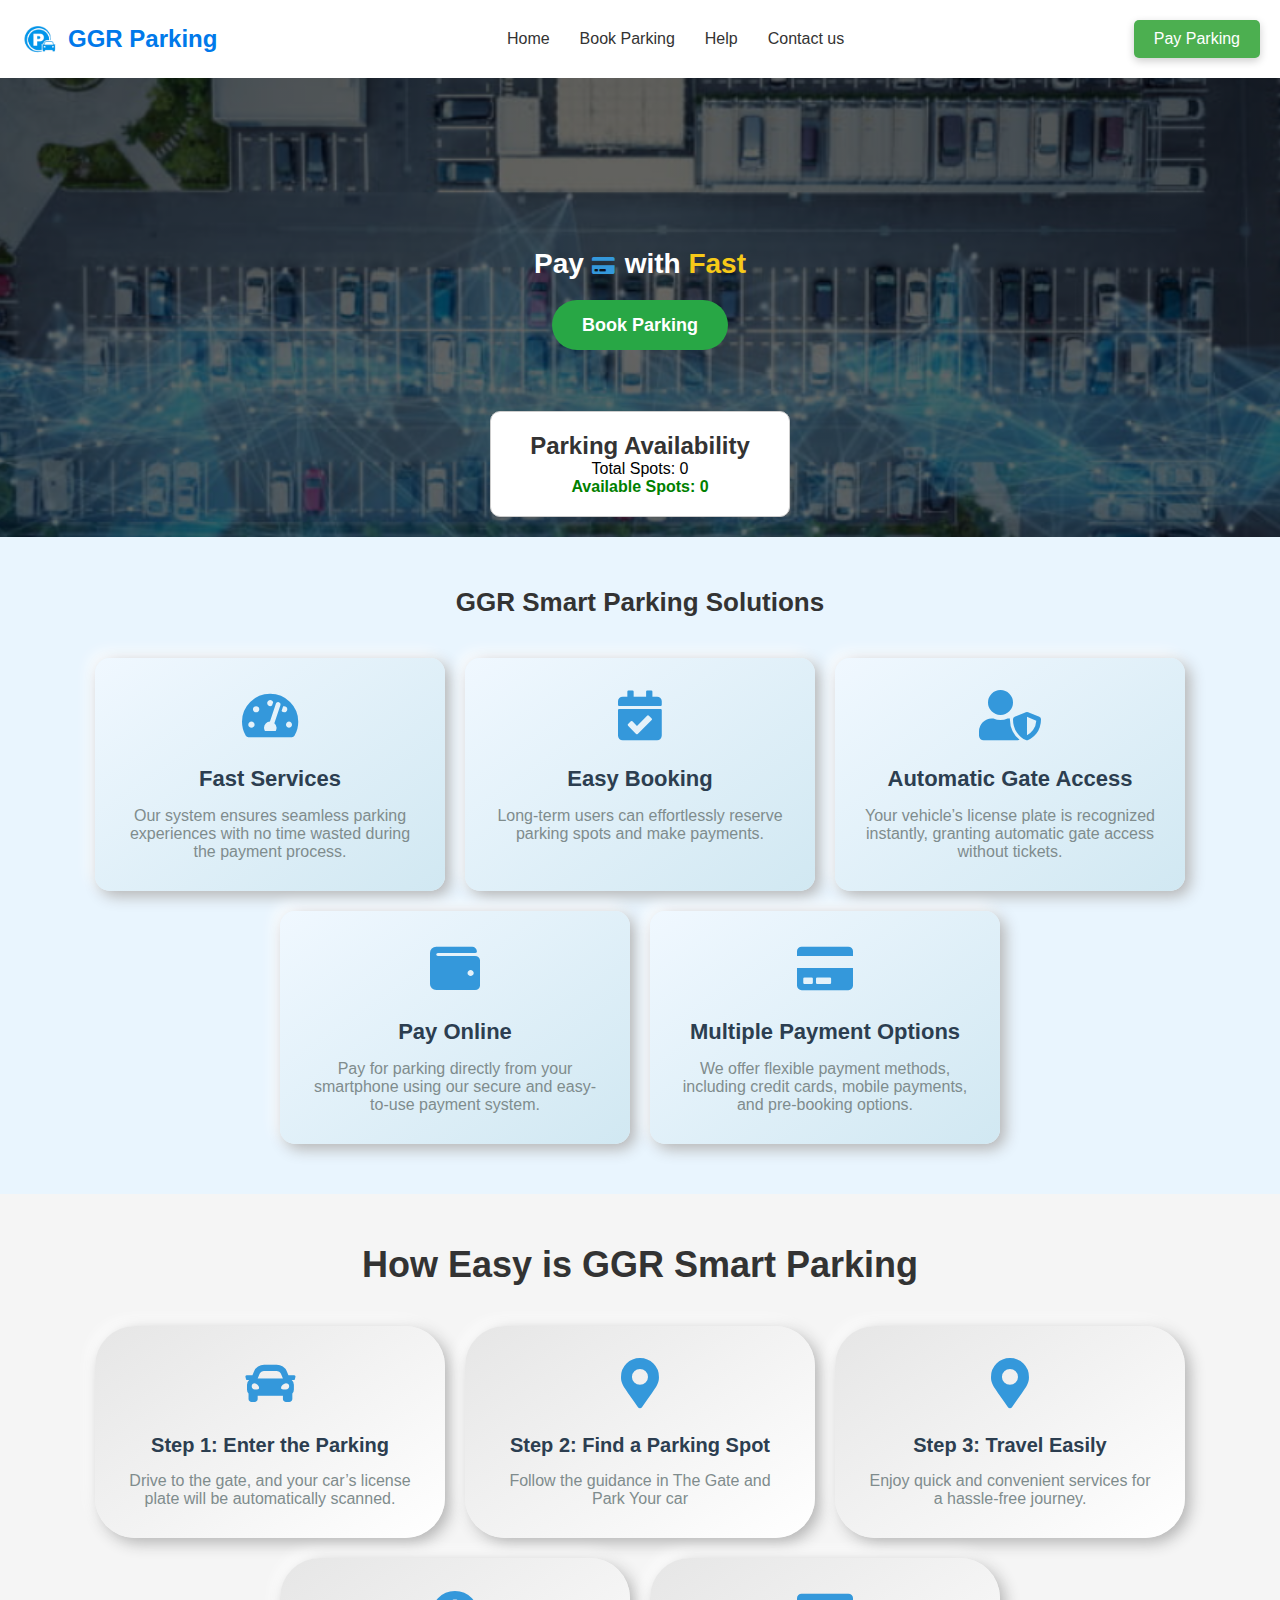
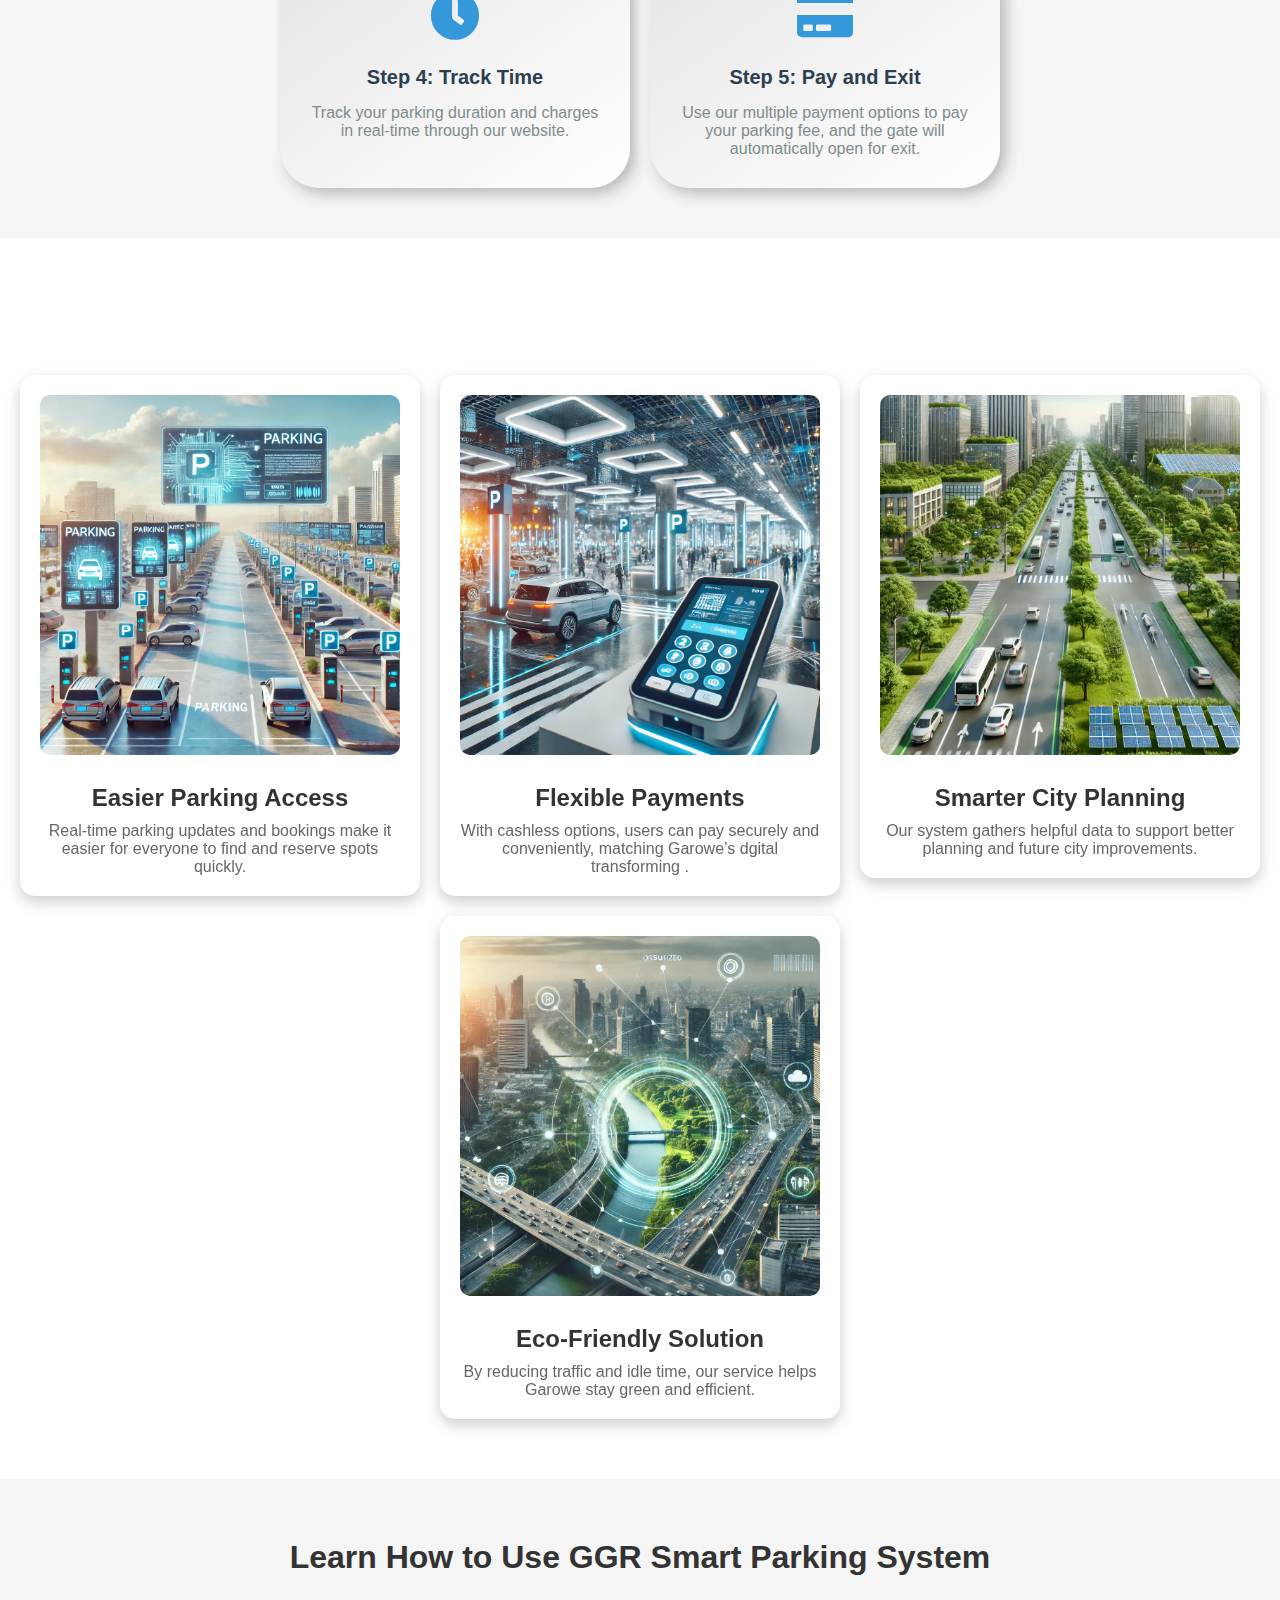
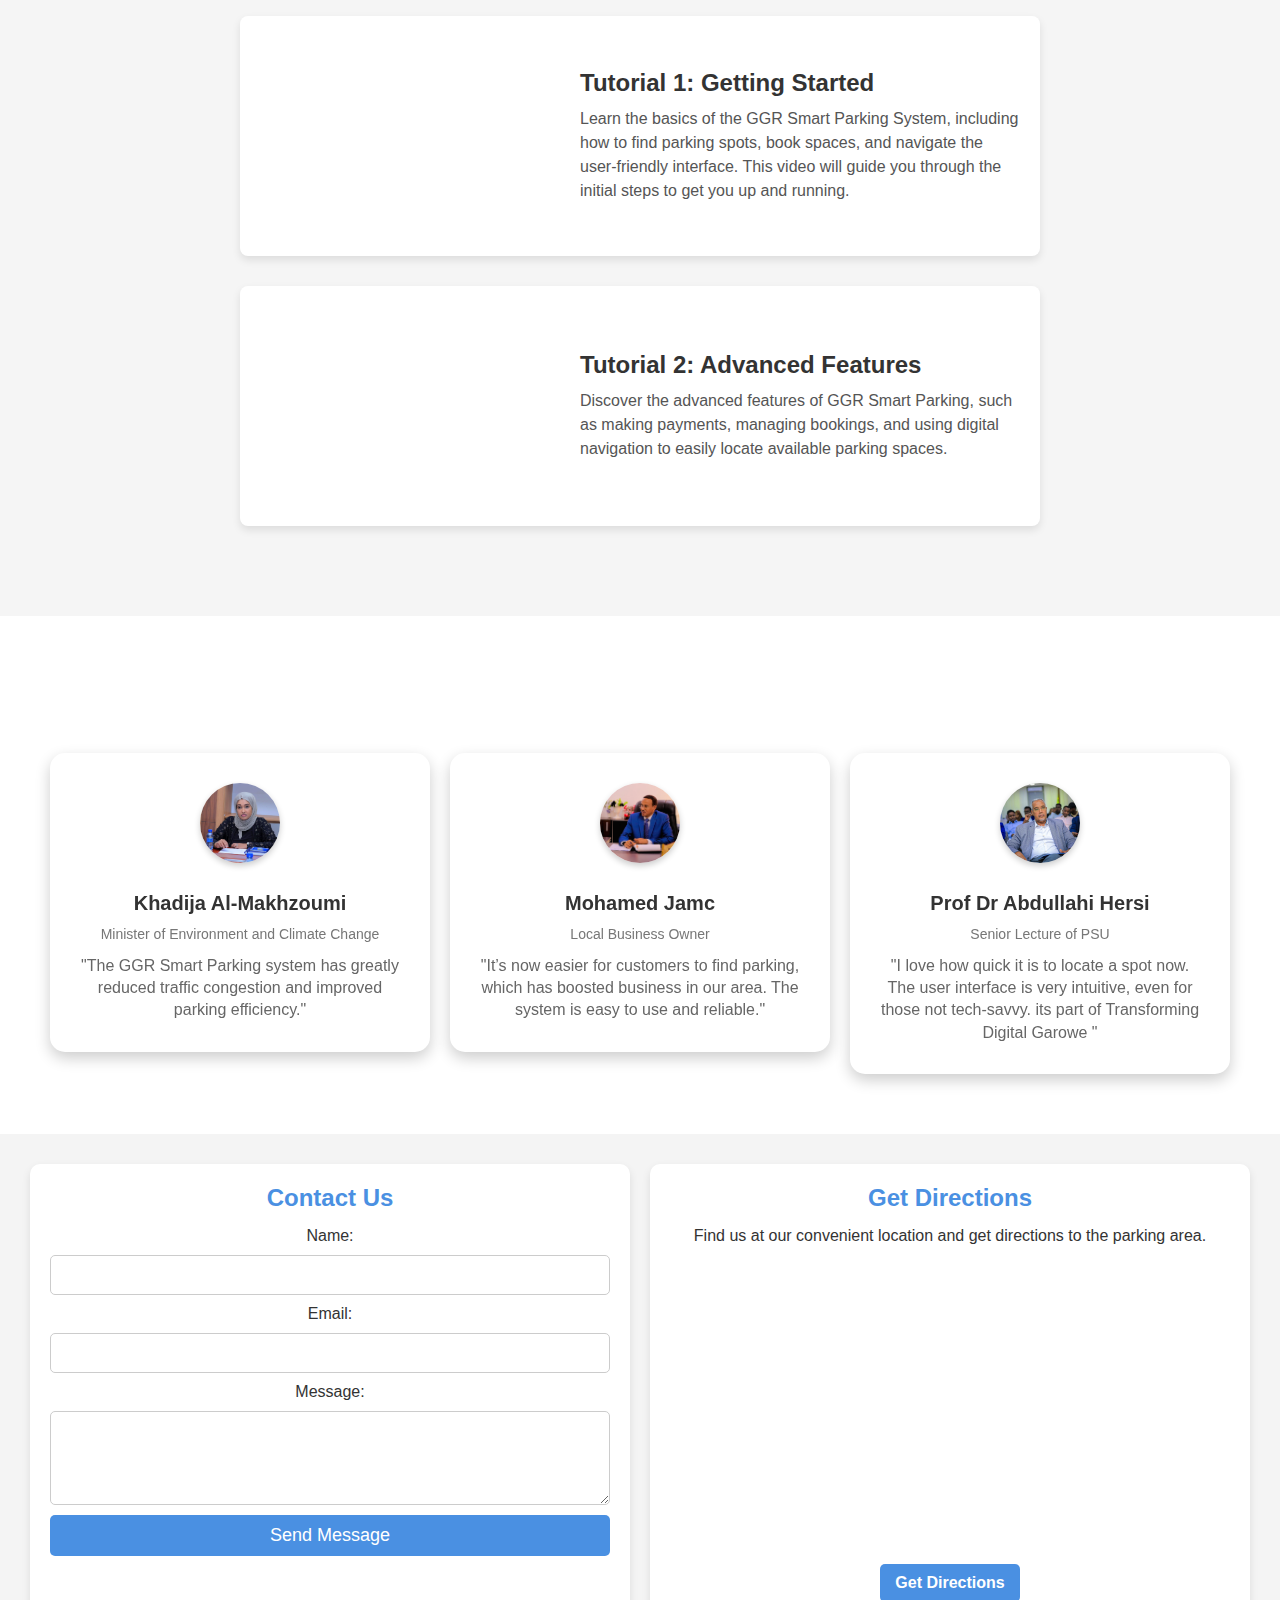
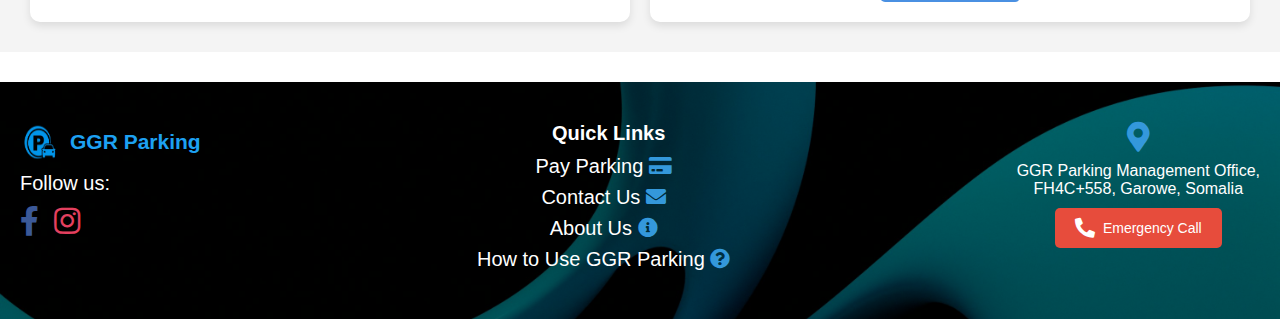
<file: index.html>
<!DOCTYPE html>
<html lang="en">
<head>
  <meta charset="UTF-8">
  <meta name="viewport" content="width=device-width, initial-scale=1.0">
    <link rel="stylesheet" href="https://cdnjs.cloudflare.com/ajax/libs/font-awesome/5.15.4/css/all.min.css">
    
  <title>GGR Parking</title>
  <link rel="stylesheet" href="style.css">
  <link rel="icon" href="images/GGR LOGO.png" type="image/x-icon">

  <!---code is starting -->
  
</head>
<body>
  
  <!-- Header Section -->
  <header class="header">
    
    <nav class="navbar">
      <div class="logo">
        <a href="index.html">
            <img src="images/GGR LOGO.png" alt="GGR Parking Logo" class="logo-image">
            <span>GGR Parking</span>
        </a>
    </div>
    
        <div class="menuToggle" id="mobileMenu">
            <div class="bar"></div>
            <div class="bar"></div>
            <div class="bar"></div>
        </div>
        
        <ul class="navMenu">
            <li><a href="index.html">Home</a></li>
            <li><a href="booking.html">Book Parking </a></li>
            <li><a href="Test.html">Help</a></li>
            <li><a href="Test.html">Contact us </a></li>
            
        </ul>
        <a href="Pay.html" class="nav-button">Pay Parking</a>

    </nav>
    
</header>

<section> 
    <div class="background-image"></div>
    <div class="content">
        <main class="main-content">
          <h1 >Pay <i class="fas fa-credit-card link-icon"></i>with <span id="service-type">Fast</span></h1>
            <div class="buttons">
                <div class="button-container1">
                    <a href="booking.html" class="btn btn-book">Book Parking</a>
                    
                </div>
            </div>
        </main>
    </div>
    <div class="parking-box">
      <h2>Parking Availability</h2>
      <div class="total-spots">
          Total Spots: <span id="totalSpots">0</span>
      </div>
      <div class="available-spots">
          Available Spots: <span id="availableSpots">0</span>
      </div>
  </div>
</section>

  <!-- Smart Parking solution for GGR -->
  <section class="smart-parking-solutions">
    <h2 class="solutions-title">GGR Smart Parking Solutions</h2>
    <div class="solutions-container">
      <div class="solution-box">
        <div class="solution-icon"><i class="fas fa-tachometer-alt"></i></div>
        <h3 class="solution-title">Fast Services</h3>
        <p class="solution-description">Our system ensures seamless parking experiences with no time wasted during the payment process.</p>
      </div>
      <div class="solution-box">
        <div class="solution-icon"><i class="fas fa-calendar-check"></i></div>
        <h3 class="solution-title">Easy Booking</h3>
        <p class="solution-description">Long-term users can effortlessly reserve parking spots and make payments.</p>
      </div>
      <div class="solution-box">
        <div class="solution-icon"><i class="fas fa-user-shield"></i></div>
        <h3 class="solution-title">Automatic Gate Access</h3>
        <p class="solution-description">Your vehicle’s license plate is recognized instantly, granting automatic gate access without tickets.</p>
      </div>
  
      <div class="solution-box">
        <div class="solution-icon"><i class="fas fa-wallet"></i></div>
        <h3 class="solution-title">Pay Online</h3>
        <p class="solution-description">Pay for parking directly from your smartphone using our secure and easy-to-use payment system.</p>
      </div>
  
      <div class="solution-box">
        <div class="solution-icon"><i class="fas fa-credit-card"></i></div>
        <h3 class="solution-title">Multiple Payment Options</h3>
        <p class="solution-description">We offer flexible payment methods, including credit cards, mobile payments, and pre-booking options.</p>
      </div>

      
    </div>
  </section>
  
<!----how to use section -->
<section class="how-to-use-section">
  <h2 class="how-to-use-title">How Easy is GGR Smart Parking</h2>
  <div class="steps-container">
    <div class="step-box">
      <div class="step-icon"><i class="fas fa-car"></i></div>
      <h3 class="step-title">Step 1: Enter the Parking</h3>
      <p class="step-description">Drive to the gate, and your car’s license plate will be automatically scanned.</p>
    </div>

    <div class="step-box">
      <div class="step-icon"><i class="fas fa-map-marker-alt"></i></div>
      <h3 class="step-title">Step 2: Find a Parking Spot</h3>
      <p class="step-description">Follow the guidance in The Gate and Park Your car</p>
    </div>

    <div class="step-box">
      <div class="step-icon"><i class="fas fa-map-marker-alt"></i></div>
      <h3 class="step-title">Step 3: Travel Easily</h3>
      <p class="step-description">Enjoy quick and convenient services for a hassle-free journey.</p>
    </div>

    <div class="step-box">
      <div class="step-icon"><i class="fas fa-clock"></i></div>
      <h3 class="step-title">Step 4: Track Time</h3>
      <p class="step-description">Track your parking duration and charges in real-time through our website.</p>
    </div>

    <div class="step-box">
      <div class="step-icon"><i class="fas fa-credit-card"></i></div>
      <h3 class="step-title">Step 5: Pay and Exit</h3>
      <p class="step-description">Use our multiple payment options to pay your parking fee, and the gate will automatically open for exit.</p>
    </div>
  </div>
</section>

<!-- Smart Parking and Garaowe Digital  -->

<section class="smart-parking-info">
  <h2>Our Part of Garowe's Digital Transformation</h2>
  <div class="info-box-container">
      <div class="info-box">
          <div class="box-content">
              <img src="images/digital 1.png" alt="Efficient Parking" class="box-image">
              <h3>Easier Parking Access</h3>
              <p>Real-time parking updates and bookings make it easier for everyone to find and reserve spots quickly.</p>
          </div>
      </div>
      <div class="info-box">
          <div class="box-content">
              <img src="images/digital2 .png" alt="Eco-Friendly Solutions" class="box-image">
              <h3>Flexible Payments</h3>
              <p>With cashless options, users can pay securely and conveniently, matching Garowe’s dgital transforming .</p>
          </div>
      </div>
      <div class="info-box">
          <div class="box-content">
              <img src="images/digital3.png" alt="Enhanced Security" class="box-image">
              <h3>Smarter City Planning</h3>
              <p>Our system gathers helpful data to support better planning and future city improvements.</p>
          </div>
      </div>
      <div class="info-box">
        <div class="box-content">
            <img src="images/digital4.png" alt="Enhanced Security" class="box-image">
            <h3>Eco-Friendly Solution</h3>
            <p>By reducing traffic and idle time, our service helps Garowe stay green and efficient.</p>
        </div>
    </div>
  </div>
</section>

<!-----toturial -->

<section class="tutorial-section">
  <h2>Learn How to Use GGR Smart Parking System</h2>

  <!-- Tutorial Video 1 -->
  <div class="video-box">
      <iframe src="https://www.youtube.com/embed/videoID1" title="Video Tutorial 1"></iframe>
      <div class="video-description">
          <h3>Tutorial 1: Getting Started</h3>
          <p>Learn the basics of the GGR Smart Parking System, including how to find parking spots, book spaces, and navigate the user-friendly interface. This video will guide you through the initial steps to get you up and running.</p>
      </div>
  </div>

  <!-- Tutorial Video 2 -->
  <div class="video-box">
      <iframe src="https://www.youtube.com/embed/videoID2" title="Video Tutorial 2"></iframe>
      <div class="video-description">
          <h3>Tutorial 2: Advanced Features</h3>
          <p>Discover the advanced features of GGR Smart Parking, such as making payments, managing bookings, and using digital navigation to easily locate available parking spaces.</p>
      </div>
  </div>
</section>



<!-----what people said -->
<section class="testimonials-section">
  <h2>What People Say About GGR Smart Parking</h2>
  <div class="testimonial-container">
      <div class="testimonial-box">
          <div class="testimonial-content">
              <img src="images/wasiirad 2 .png" alt="John Doe" class="profile-pic">
              <h3>Khadija Al-Makhzoumi</h3>
              <p class="title">Minister of Environment and Climate Change</p>
              <p>"The GGR Smart Parking system has greatly reduced traffic congestion and improved parking efficiency."</p>
          </div>
      </div>
      <div class="testimonial-box">
          <div class="testimonial-content">
              <img src="images/wassiir.jpg" alt="Jane Smith" class="profile-pic">
              <h3>Mohamed Jamc</h3>
              <p class="title">Local Business Owner</p>
              <p>"It’s now easier for customers to find parking, which has boosted business in our area. The system is easy to use and reliable."</p>
          </div>
      </div>
      <div class="testimonial-box">
          <div class="testimonial-content">
              <img src="images/bussiness man.jpg" alt="Ali Hassan" class="profile-pic">
              <h3>Prof Dr Abdullahi Hersi  </h3>
              <p class="title">Senior Lecture of PSU</p>
              <p>"I love how quick it is to locate a spot now. The user interface is very intuitive, even for those not tech-savvy. its part of  Transforming Digital Garowe "</p>
          </div>
      </div>
  </div>
</section>
<!---End what people said -->

<section class="contact-direction-section">
  <!-- Contact Us Form -->
  <div class="contact-us">
    <h2>Contact Us</h2>
    <form id="contactForm">
        <label for="name">Name:</label>
        <input type="text" id="name" name="name" required>

        <label for="email">Email:</label>
        <input type="email" id="email" name="email" required>

        <label for="message">Message:</label>
        <textarea id="message" name="message" rows="4" required></textarea>

        <button type="submit">Send Message</button>
    </form>
</div>

<!-- The Modal -->
<div id="confirmationModal" class="modal">
    <div class="modal-content">
        <span class="close" id="closeModal">&times;</span>
        <p>We have received your message and will respond to you as soon as possible.</p>
        <button id="okayButton">Okay</button>
    </div>
</div>

  <!-- Contact Form -->
<!-- Confirmation Modal -->



  <!-- Get Directions -->
  <div class="get-directions">
      <h2>Get Directions</h2>
      <p>Find us at our convenient location and get directions to the parking area.</p>
      
      <!-- Google Maps Embed (replace the URL with your location) -->
      <iframe 
          src="https://www.google.com/maps/embed?pb=!1m18!1m12!1m3!1d90603.94666720626!2d48.48804977537132!3d8.45540738192084!2m3!1f0!2f0!3f0!3m2!1i1024!2i768!4f13.1!3m3!1m2!1s0x3d9dd1ce4479074f%3A0x377169afe597451b!2sGeneral%20Mohamed%20Abshir%20International%20Airport!5e1!3m2!1sen!2smy!4v1729850227736!5m2!1sen!2smy" 
          width="100%" 
          height="300" 
          style="border:0;" 
          allowfullscreen="" 
          loading="lazy">
      </iframe>

      
      <a href="https://maps.app.goo.gl/jaYW95gzKWAUSs2D7" target="_blank" class="btn-directions">Get Directions</a>
  </div>
</section>



 <!-- Footer -->
<footer class="footer-section">
  <div class="footer-overlay"></div>
  <div class="footer-content">
      <!-- Left Side: Logo and Social Media Icons -->
      <div class="footer-left">
          <div class="footer-logo">
              <img src="images/logo.png" alt="GGR Parking Logo" class="footer-logo-image">
              <h2> <a href="index.html">GGR Parking</a></h2>
              
          </div>
          <p class="social-follow">Follow us:</p>
            <div class="social-icons">
            <a href="#" aria-label="Facebook" class="social-icon facebook"><i class="fab fa-facebook-f"></i></a>
            <a href="#" aria-label="Instagram" class="social-icon instagram"><i class="fab fa-instagram"></i></a>
            <a href="#" aria-label="X" class="social-icon x"><i class="fab fa-x"></i></a>
                 </div>

      </div>

      <!-- Middle Side: Quick Links -->
      <div class="footer-middle">
          <h3>Quick Links</h3>
          <ul class="quick-links">
            <li> <a href="Pay.html">Pay Parking </a> <i class="fas fa-credit-card link-icon"></i></li>
            <li> <a href="Contact.html">Contact Us </a> <i class="fas fa-envelope link-icon"></i></li>
            <li> <a href="About.html">About Us </a> <i class="fas fa-info-circle link-icon"></i></li>
            <li> <a href="HowToUse.html">How to Use GGR Parking </a> <i class="fas fa-question-circle link-icon"></i></li>
        </ul>
        
      </div>

      <!-- Right Side: Location and Emergency Call -->
      <div class="footer-right">
        <i class="fas fa-map-marker-alt location-icon"></i>
          <p>GGR Parking Management Office, <br> FH4C+558, Garowe, Somalia</p>
      <a href="tel:5000" class="emergency-call-btn">
        <i class="fas fa-phone-alt emergency-icon"></i> Emergency Call
    </a>
    
  </div>
</footer>


<script src="script.js"></script>
<script src="booking.js"></script>
</body>
</html>
</file>
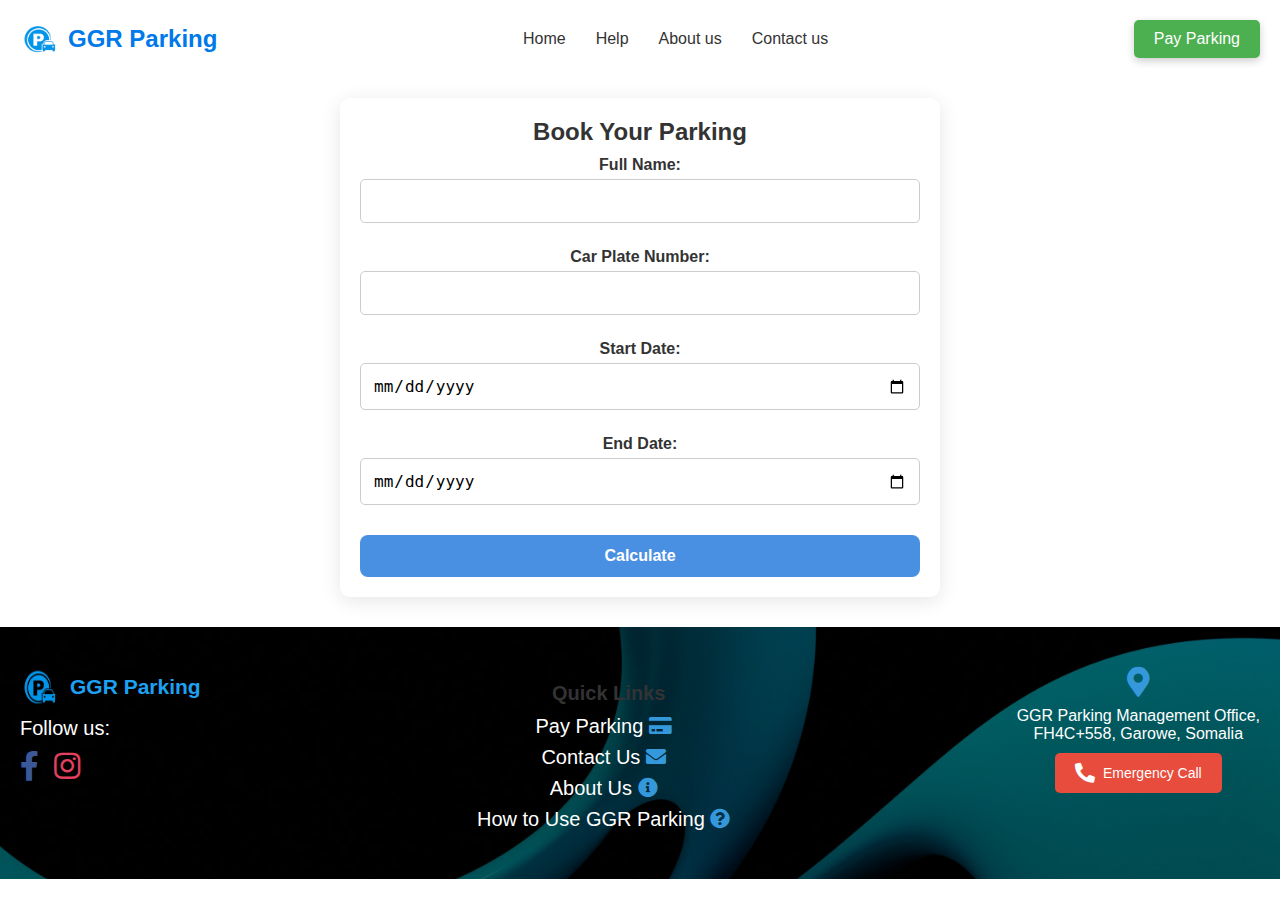
<file: booking.html>
<!DOCTYPE html>
<html lang="en">
<head>
  <meta charset="UTF-8">
  <meta name="viewport" content="width=device-width, initial-scale=1.0">
    <link rel="stylesheet" href="https://cdnjs.cloudflare.com/ajax/libs/font-awesome/5.15.4/css/all.min.css">
    
  <title>GGR Parking</title>
  <link rel="stylesheet" href="style.css">
  <link rel="stylesheet" href="booking.css">
  <link rel="icon" href="images/GGR LOGO.png" type="image/x-icon">

  <!---code is starting -->
  
</head>
<body>
  
  <!-- Header Section -->
  <header class="header">
    
    <nav class="navbar">
      <div class="logo">
        <a href="index.html">
            <img src="images/GGR LOGO.png" alt="GGR Parking Logo" class="logo-image">
            <span>GGR Parking</span>
        </a>
    </div>
    
        <div class="menuToggle" id="mobileMenu">
            <div class="bar"></div>
            <div class="bar"></div>
            <div class="bar"></div>
        </div>
        
        <ul class="navMenu">
            <li><a href="index.html">Home</a></li>
            <li><a href="booking.html">Help</a></li>
            <li><a href="Test.html">About us </a></li>
            <li><a href="Test.html">Contact us </a></li>
            
        </ul>
        <a href="Pay.html" class="nav-button">Pay Parking</a>

    </nav>
    
</header>

<section>
  <div id="booking-section">
    <h2>Book Your Parking</h2>
    <form id="booking-form">
      <label for="full-name">Full Name:</label>
      <input type="text" id="full-name" required>

      <label for="car-plate">Car Plate Number:</label>
      <input type="text" id="car-plate" required>

      <label for="start-date">Start Date:</label>
      <input type="date" id="start-date" required>

      <label for="end-date">End Date:</label>
      <input type="date" id="end-date" required>

      
      </select>

      <button type="button" id="calculate">Calculate</button>
    </form>
  </div>

  <!-- Modal Background -->
<!-- Modal Background -->
<!-- Modal Background -->
<!-- Modal Background -->
<div id="modal" class="modal" style="display: none;">
  <div class="modal-content">
      <span class="close" id="close-modal">&times;</span>
      <div class="profile-icon">
          <i class="fas fa-calendar-alt"></i> <!-- Use a suitable icon -->
      </div>
      <h3>Booking Summary</h3>
      <form id="summary-form">
          <p id="summary-name"></p>
          <p id="summary-plate"></p>
          <p id="summary-dates"></p>
          <p id="summary-duration"></p>
          <p id="summary-fee"></p>

          <label for="payment-option">Choose Payment Option:</label>
          <select id="payment-option" required>
              <option value="">Select a payment method</option>
              <option value="Visa and MasterCard">Visa and MasterCard</option>
              <option value="Waafi">Waafi</option>
              <option value="Dahab Plus">Dahab Plus</option>
              <option value="Premier Wallet">Premier Wallet</option>
              <option value="IBS">IBS</option>
              <option value="Yeel Pay">Yeel Pay</option>
          </select>

          <button type="submit" id="confirm-pay">Pay Now</button>
      </form>
  </div>
</div>





</section>





 <!-- Footer -->
 <footer class="footer-section">
  <div class="footer-overlay"></div>
  <div class="footer-content">
      <!-- Left Side: Logo and Social Media Icons -->
      <div class="footer-left">
          <div class="footer-logo">
              <img src="images/logo.png" alt="GGR Parking Logo" class="footer-logo-image">
              <h2> <a href="index.html">GGR Parking</a></h2>
              
          </div>
          <p class="social-follow">Follow us:</p>
            <div class="social-icons">
            <a href="#" aria-label="Facebook" class="social-icon facebook"><i class="fab fa-facebook-f"></i></a>
            <a href="#" aria-label="Instagram" class="social-icon instagram"><i class="fab fa-instagram"></i></a>
            <a href="#" aria-label="X" class="social-icon x"><i class="fab fa-x"></i></a>
                 </div>

      </div>

      <!-- Middle Side: Quick Links -->
      <div class="footer-middle">
          <h3>Quick Links</h3>
          <ul class="quick-links">
            <li> <a href="Pay.html">Pay Parking </a> <i class="fas fa-credit-card link-icon"></i></li>
            <li> <a href="Contact.html">Contact Us </a> <i class="fas fa-envelope link-icon"></i></li>
            <li> <a href="About.html">About Us </a> <i class="fas fa-info-circle link-icon"></i></li>
            <li> <a href="HowToUse.html">How to Use GGR Parking </a> <i class="fas fa-question-circle link-icon"></i></li>
        </ul>
        
      </div>

      <!-- Right Side: Location and Emergency Call -->
      <div class="footer-right">
        <i class="fas fa-map-marker-alt location-icon"></i>
          <p>GGR Parking Management Office, <br> FH4C+558, Garowe, Somalia</p>
      <a href="tel:5000" class="emergency-call-btn">
        <i class="fas fa-phone-alt emergency-icon"></i> Emergency Call
    </a>
    
  </div>
</footer>

<script src="booking.js"></script>
<script src="script.js"></script>

</body>
</html>
</file>
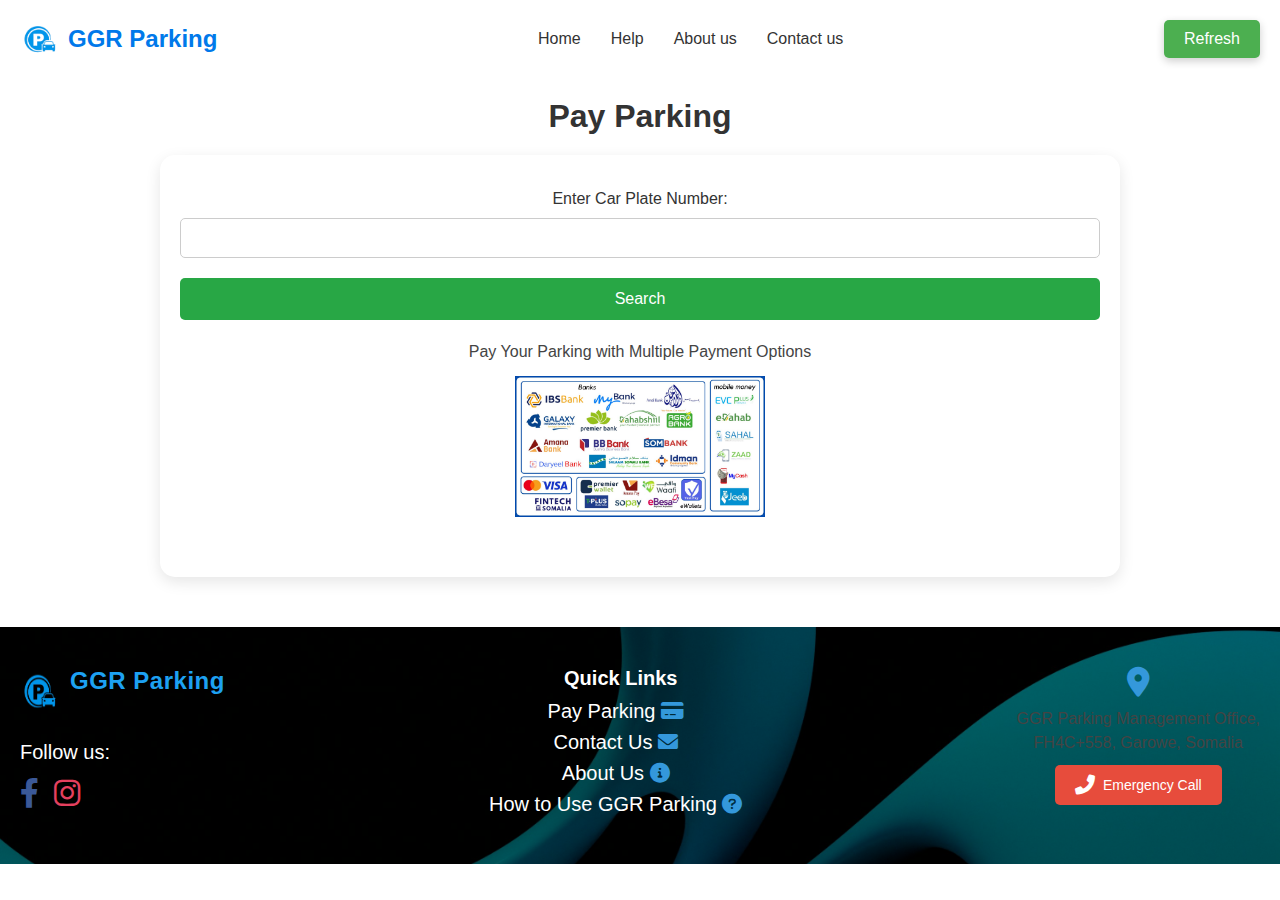
<file: Pay.html>
<!DOCTYPE html>
<html lang="en">
<head>
  <meta charset="UTF-8">
  <meta name="viewport" content="width=device-width, initial-scale=1.0">
    <link rel="stylesheet" href="https://cdnjs.cloudflare.com/ajax/libs/font-awesome/5.15.4/css/all.min.css">
    <link rel="stylesheet" href="https://cdnjs.cloudflare.com/ajax/libs/font-awesome/6.0.0-beta3/css/all.min.css">

    
  <title>GGR Parking</title>
  <link rel="stylesheet" href="style.css">
  <link rel="stylesheet" href="Pay.css">
  <link rel="icon" href="images/GGR LOGO.png" type="image/x-icon">

  
  
</head>
<body>
  
  <!-- Header Section -->
  <header class="header">
    
    <nav class="navbar">
      <div class="logo">
        <a href="index.html">
            <img src="images/GGR LOGO.png" alt="GGR Parking Logo" class="logo-image">
            <span>GGR Parking</span>
        </a>
    </div>
    
        <div class="menuToggle" id="mobileMenu">
            <div class="bar"></div>
            <div class="bar"></div>
            <div class="bar"></div>
        </div>
        
        <ul class="navMenu">
          <li><a href="index.html">Home</a></li>
          <li><a href="booking.html">Help</a></li>
          <li><a href="Test.html">About us </a></li>
          <li><a href="Test.html">Contact us </a></li>
          
      </ul>
        <a href="Pay.html" class="nav-button">Refresh</a>

    </nav>
    
</header>
<!------>
<main>
  <h1>Pay Parking</h1>
  <div class="payment-container">
      <div class="payment-form">
          <form id="pay-parking-form">
              <label for="car-plate">Enter Car Plate Number:</label>
              <input type="text" id="car-plate" name="car_plate" required>
              <button type="submit">Search</button>
          </form>

          <!-- Updated Payment Summary Section -->
          <div class="summary-box" id="summary-box">
            <!-- Close Button with new class name -->
            <span class="close-btn" id="close-button">&times;</span>
            
            <div class="booking-icon">
              <i class="fas fa-ticket-alt"></i> <!-- FontAwesome booking icon -->
            </div>
            <h3>Parking Summary</h3>
            <p><strong>Car Plate:</strong> <span id="plate-number"></span></p>
            <p><strong>Hours in Parking:</strong> <span id="parking-hours"></span></p>
            <p><strong>Parking Fee:</strong> <span id="parking-fee"></span></p>
            <p><strong>Total Payment:</strong> <span id="total-payment"></span></p>
          
            <label for="payment-option">Choose Payment Option:</label>
            <select id="payment-option" name="payment_option">
              <option value="Visa and MasterCard">Visa & MasterCard</option>
              <option value="Waafi">WAAFI</option>
              <option value="Dahab Plus">Dahab Plus</option>
              <option value="Premier Wallet">Premier Wallet</option>
              <option value="IBS">IBS</option>
              <option value="YEEL Pay">YEEL Pay</option>
            </select>
          
            <!-- Pay Now Button with new class name -->
            <button id="pay-now" class="btn-pay-now">Complete Payment</button>
          </div>
          
  
      <!-- Display Message and Image -->
      <div class="car-image">
          <p>Pay Your Parking with Multiple Payment Options</p>
          <img id="car-img" src="images/payments options.jpg" alt="Payment Options">
      </div>
  </div>

  <!-- Loading Overlay for Car Search -->
  <div id="loading-overlay" style="display: none;">
      <div class="loading-content">
          <i class="fas fa-spinner fa-spin loading-icon"></i>
          <p>Searching for your car...</p>
      </div>
  </div>
</main>



<!-- Footer -->
 <!-- Footer -->
 <footer class="footer-section">
  <div class="footer-overlay"></div>
  <div class="footer-content">
      <!-- Left Side: Logo and Social Media Icons -->
      <div class="footer-left">
          <div class="footer-logo">
              <img src="images/logo.png" alt="GGR Parking Logo" class="footer-logo-image">
              <h2> <a href="index.html">GGR Parking</a></h2>
              
          </div>
          <p class="social-follow">Follow us:</p>
            <div class="social-icons">
            <a href="#" aria-label="Facebook" class="social-icon facebook"><i class="fab fa-facebook-f"></i></a>
            <a href="#" aria-label="Instagram" class="social-icon instagram"><i class="fab fa-instagram"></i></a>
            
                 </div>

      </div>

      <!-- Middle Side: Quick Links -->
      <div class="footer-middle">
          <h3>Quick Links</h3>
          <ul class="quick-links">
            <li> <a href="Pay.html">Pay Parking </a> <i class="fas fa-credit-card link-icon"></i></li>
            <li> <a href="Contact.html">Contact Us </a> <i class="fas fa-envelope link-icon"></i></li>
            <li> <a href="About.html">About Us </a> <i class="fas fa-info-circle link-icon"></i></li>
            <li> <a href="HowToUse.html">How to Use GGR Parking </a> <i class="fas fa-question-circle link-icon"></i></li>
        </ul>
        
      </div>

      <!-- Right Side: Location and Emergency Call -->
      <div class="footer-right">
        <i class="fas fa-map-marker-alt location-icon"></i>
          <p>GGR Parking Management Office, <br> FH4C+558, Garowe, Somalia</p>
      <a href="tel:5000" class="emergency-call-btn">
        <i class="fas fa-phone-alt emergency-icon"></i> Emergency Call
    </a>
    
  </div>
</footer>

<script src="script.js"></script>
<script src="pay.js"></script>
</body>
</html>
</file>
<file: style.css>
/*  styling */


* {
    margin: 0;
    padding: 0;
    box-sizing: border-box;
}

/* Base button styles */
.btn {
    text-decoration: none;
    color: white;
    padding: 15px 30px;
    border-radius: 30px;
    font-size: 18px;
    font-weight: bold;
    transition: background-color 0.3s ease;
}

/* Book Parking Button */
.btn-book {
    background-color: #28a745; /* Green */
}

.btn-book:hover {
    background-color: #218838;
}

/* Pay Parking Button */
.btn-pay {
    background-color: #007bff; /* Blue */
}

.btn-pay:hover {
    background-color: #0069d9;
}

/* Body styles */
body {
    font-family: Arial, sans-serif;
    color: #333;
    text-align: center;
    position: relative;
    margin: 0;
    padding: 0;
    height: 100vh; /* Ensures full screen height */
}

.background-image {
    position: absolute;
    top: 0;
    left: 0;
    width: 100%;
    height: 100%;
    background: linear-gradient(135deg, rgba(0, 0, 0, 0.6), rgba(0, 0, 0, 0.6)), 
                url('images/Digital-systems-assurance-1920x1008.png') center/cover no-repeat;
    z-index: -1; /* Ensures the background stays behind other content */
}

/* Content styles */
.content {
    position: relative;
    z-index: 1; /* Bring your content in front of the background */
    padding: 20px;
}

/* Header styling */
.header-top {
    background-color: #4a90e2;
    padding: 10px;
    color: white;
}

/* General styles for the navbar */
.navbar {
    display: flex;
    justify-content: space-between;
    align-items: center;
    padding: 20px;
    background-color: #fff; /* Background color */
    position: relative;
    z-index: 10; /* Make sure it stays above the content */
}

/* Logo styles */
.logo a {
    text-decoration: none; /* Remove underline */
    display: flex;
    align-items: center;
}

.logo-image {
    width: 40px; /* Adjust the size as needed */
    margin-right: 8px; /* Space between image and text */
}

.logo span {
    color: #0079ea; /* Text color */
    font-weight: bold;
    font-size: 24px;
}





/* Menu toggle button (hidden by default) */
.menuToggle {
    display: none; /* Hidden by default */
    flex-direction: column;
    cursor: pointer;
}

.menuToggle .bar {
    width: 25px;
    height: 3px;
    background-color: #333;
    margin: 4px 0;
}

/* Navigation menu styles */
.navMenu {
    list-style-type: none;
    display: flex; /* Show flex layout on larger screens */
}

.navMenu li {
    margin: 0 15px;
}

.navMenu a {
    text-decoration: none;
    color: #333;
}

/* Media query for small screens */
@media (max-width: 768px) {
    /* Show menu toggle button on small screens */
    .menuToggle {
        display: flex; /* Show the toggle button */
    }
    .navMenu li {
        margin: 15px 0; /* Add vertical space between items */
        padding: 10px; /* Add padding to increase the clickable area */
    }
    /* Hide nav menu on small screens */
    .navMenu {
        display: none; /* Hide the menu by default */
        flex-direction: column; /* Stack menu items vertically */
        width: 100%; /* Full width */
        position: absolute; /* Position it over the content */
        top: 60px; /* Below the navbar */
        left: 0;
        background-color: #ffffff; /* Background color */
        box-shadow: 0 4px 8px rgba(0, 0, 0, 0.1); /* Optional shadow */
    }
    
    /* Show nav menu when the toggle button is active */
    .navMenu.active {
        display: flex; /* Show the menu when active */
    }
    .navMenu a {
        font-size: 18px; /* Increase font size for better readability */
        padding: 20px 20px; /* Increase padding for larger clickable area */
    }
    .logo-image {
        width: 30px; /* Smaller image size */
        margin-right: 5px; /* Reduced spacing */
    }

    .logo span {
        font-size: 18px; /* Smaller text size */
    }
}


/* Ensure the nav-menu is displayed on larger screens */
@media (min-width: 769px) {
    .naMenu {
        display: flex; /* Always show on larger screens */
    }
}

/* Styles for the nav button */
.nav-button {
    background-color: #4a90e2; /* Button color */
    color: white; /* Text color */
    padding: 10px 15px;
    border-radius: 5px;
    text-decoration: none;
}


/* Main Section */
.main-content {
    margin-top: 150px;
}

.main-content h1 {
    font-size: 48px;
    color: #fff;
}

#service-type {
    color: #f7ca18;
}

.buttons {
    display: flex;
    justify-content: center;
    flex-wrap: wrap;
    gap: 10px;
    margin: 20px;
}
.button-container1 {
    display: inline-block; /* Allows centering */
   
   
    padding: 15px 30px; /* Padding for better appearance */
    border-radius: 2px; /* Rounded corners */
    text-decoration: none; /* Remove underline */
    font-size: 15px; /* Font size */
    
    transition: all 0.3s ease; /* Smooth transition */
    cursor: pointer; /* Change cursor to pointer */
    position: relative; /* For positioning the sneezing effect */
   
}



.button-container {
    display: flex;
    justify-content: center;
   
    background-color: #4a90e2; /* Button color */
    color: white; /* Text color */
    padding: 5px 15px;
    border-radius: 10px;
    text-decoration: none;
}

footer {
    background-color: #f5f5f5;
    padding: 10px;
    font-size: 14px;
    margin-top: 30px;
}

/* Service Box Styling */
.serviceBox {
    color: #fff;
    background: #f5f5f5;
    text-align: center;
    padding: 30px 20px;
    border-radius: 15px;
    margin: 15px auto; /* Add space around the box */
    transition: all 0.3s ease-in-out;
    width: 90%; /* Make sure boxes don't take up 100% width */
    max-width: 300px; /* Limit the max width of each box */
}

/* Flexbox for alignment */
.row {
    display: flex;
    justify-content: center; /* Align the boxes to the center */
    flex-wrap: wrap; /* Allow the boxes to wrap on smaller screens */
}

/* Responsive adjustments for Main Section */


    .nav-menu {
        display: none; /* Hide menu on mobile by default */
        flex-direction: column; /* Stack menu items */
        width: 100%; /* Full width */
        background-color: white; /* Background color for mobile menu */
        position: absolute; /* Positioning */
        top: 70px; /* Below the navbar */
        left: 0; /* Align left */
        z-index: 10; /* On top of other content */
    }

    .nav-menu.active {
        display: flex; /* Show menu when active */
    }

    .nav-menu li {
        margin: 10px 0; /* Space between nav items */
        padding: 10px; /* Touch-friendly */
    }

    .btn {
        width: 100%; /* Full width on smaller screens */
    }

    .main-content h1 {
        font-size: 28px; /* Smaller font size for mobile */
    }

    .btn-pay, .btn-book {
        width: 90%; /* Full width for buttons */
    }



/* Specific Box Backgrounds */
.serviceBox.yellow {
    background: linear-gradient(135deg, #d4d800, #7dbd02);
}

.serviceBox.green {
    background: linear-gradient(135deg, #109492, #008A65);
}

.serviceBox.blue {
    background: linear-gradient(135deg, #1f96ba, #27436d);
}

.serviceBox.purple {
    background: linear-gradient(135deg, #c4276b, #473a82);
}

/* Responsive Adjustments */

.button-container {
    display: flex;
    justify-content: center;
    gap: 20px; /* Space between buttons */
}

/* General button styling */
.btn {
    text-decoration: none;
    color: white;
    padding: 15px 30px;
    border-radius: 30px;
    font-size: 18px;
    font-weight: bold;
    transition: background-color 0.3s ease;
}

/* Book Parking Button */
.btn-book {
    background-color: #28a745; /* Green */
}

.btn-book:hover {
    background-color: #218838;
}

/* Pay Parking Button */
.btn-pay {
    background-color: #007bff; /* Blue */
}

.btn-pay:hover {
    background-color: #0069d9;
}
/* How to Use Smart Parking Section */
.how-to-use-section {
  background-color: #f5f5f5;
  padding: 50px 0;
}

.how-to-use-title {
  text-align: center;
  font-size: 36px;
  margin-bottom: 40px;
  color: #333;
}

.steps-container {
  display: flex;
  justify-content: center;
  gap: 20px;
  flex-wrap: wrap;
}

.step-box {
  background: linear-gradient(145deg, #e6e6e6, #ffffff);
  box-shadow: 5px 5px 15px #b3b3b3, -5px -5px 15px #ffffff;
  border-radius: 40px;
  padding: 30px;
  width: 350px;
  text-align: center;
  transition: transform 0.3s ease;
}

.step-box:hover {
  transform: translateY(-10px);
}

.step-icon {
  font-size: 50px;
  color: #3498db;
  margin-bottom: 20px;
}

.step-title {
  font-size: 20px;
  margin-bottom: 15px;
  color: #2c3e50;
}

.step-description {
  font-size: 16px;
  color: #7f8c8d;
}

/* Smart Parking Solutions Section */
.smart-parking-solutions {
  background-color: #e9f5fe;
  padding: 50px 0;
}

.solutions-title {
  text-align: center;
  font-size: 26px;
  margin-bottom: 40px;
  color: #333;
}

.solutions-container {
  display: flex;
  justify-content: center;
  gap: 20px;
  flex-wrap: wrap;
}

.solution-box {
  background: linear-gradient(145deg, #f0f8ff, #d1e8f2);
  box-shadow: 5px 5px 15px #b3b3b3, -5px -5px 15px #ffffff;
  border-radius: 15px;
  padding: 30px;
  width: 350px;
  text-align: center;
  transition: transform 0.3s ease;
}

.solution-box:hover {
  transform: translateY(-10px);
}

.solution-icon {
  font-size: 50px;
  color: #3498db;
  margin-bottom: 20px;
}

.solution-title {
  font-size: 22px;
  margin-bottom: 15px;
  color: #2c3e50;
}

.solution-description {
  font-size: 16px;
  color: #7f8c8d;
}

/* Responsive Design */

/* Section Styling */
.smart-parking-info {
    text-align: center;
    padding: 60px 20px;
    color: #fff;
    background: linear-gradient(rgba(0, 0, 0, 0.6), rgba(0, 0, 0, 0.6)), 
                url('images/baground.jpeg') center/cover no-repeat; /* Background image with dark overlay */
    background-attachment: fixed; /* Makes background fixed while scrolling */
}
.smart-parking-info h2 {
    font-size: 32px;
    margin-bottom: 40px;
    color: #ffffff;
}

/* Info Box Container */
.info-box-container {
    display: flex;
    justify-content: center;
    gap: 20px;
    flex-wrap: wrap;
}

/* Info Box */
.info-box {
    width: 400px;
    perspective: 1000px; /* Adds depth for 3D effect */
}

.box-content {
    position: relative;
    background-color: #fff;
    padding: 20px;
    border-radius: 15px;
    box-shadow: 0 6px 15px rgba(0, 0, 0, 0.2);
    transform: rotateY(0deg);
    transition: transform 0.5s ease, box-shadow 0.3s ease;
    transform-style: preserve-3d; /* Allows 3D effect on hover */
}

.info-box:hover .box-content {
    transform: rotateY(10deg);
    box-shadow: 0 10px 25px rgba(0, 0, 0, 0.3);
}

/* Image Styling */
.box-image {
    width: 100%;
    border-radius: 10px;
    margin-bottom: 15px;
}

/* Title Styling */
.box-content h3 {
    font-size: 24px;
    margin: 10px 0;
    color: #333;
}

/* Description Styling */
.box-content p {
    font-size: 16px;
    color: #666;
}
/* Testimonials Section Styling */
.testimonials-section {
    padding: 60px 20px;
    text-align: center;
    background: #f0f0f0;
    color: #333;
    background: linear-gradient(rgba(0, 0, 0, 0.6), rgba(0, 0, 0, 0.6)), 
    url('images/baground\ 3.jpeg') center/cover no-repeat; /* Background image with dark overlay */
background-attachment: fixed; /* Makes background fixed while scrolling */
}

.testimonials-section h2 {
    font-size: 32px;
    margin-bottom: 40px;
    color: #ffffff;
}

/* Testimonial Box Container */
.testimonial-container {
    display: flex;
    justify-content: center;
    gap: 20px;
    flex-wrap: wrap;
}

/* Testimonial Box */
.testimonial-box {
    width: 380px;
    perspective: 1000px; /* Adds depth for 3D effect */
}

.testimonial-content {
    position: relative;
    background-color: #fff;
    padding: 30px;
    border-radius: 15px;
    box-shadow: 0 6px 15px rgba(0, 0, 0, 0.2);
    transition: transform 0.5s ease, box-shadow 0.3s ease;
    transform-style: preserve-3d;
}

.testimonial-box:hover .testimonial-content {
    transform: rotateY(5deg) rotateX(2deg);
    box-shadow: 0 10px 25px rgba(0, 0, 0, 0.3);
}

/* Profile Picture */
.profile-pic {
    width: 80px;
    height: 80px;
    border-radius: 50%;
    margin: 0 auto 15px;
    object-fit: cover;
    box-shadow: 0 3px 6px rgba(0, 0, 0, 0.2);
}

/* Name Styling */
.testimonial-content h3 {
    font-size: 20px;
    margin: 10px 0;
    color: #333;
}

/* Title Styling */
.testimonial-content .title {
    font-size: 14px;
    color: #777;
    margin-bottom: 10px;
}

/* Feedback Styling */
.testimonial-content p {
    font-size: 16px;
    color: #666;
    line-height: 1.4;
}
/* Tutorial Section Styling */
/* Tutorial Section Styling */
.tutorial-section {
    padding: 60px 20px;
    background-color: #f5f5f5;
    text-align: center;
}

.tutorial-section h2 {
    font-size: 32px;
    color: #333;
    margin-bottom: 40px;
}

/* Video Box Styling */
.video-box {
    display: flex;
    align-items: center;
    gap: 20px;
    background-color: white;
    border-radius: 8px;
    padding: 20px;
    box-shadow: 0 4px 8px rgba(0, 0, 0, 0.1);
    margin-bottom: 30px;
    max-width: 800px;
    margin: 0 auto 30px auto;
}

/* Video Styling */
.video-box iframe {
    width: 100%;
    max-width: 300px;
    height: 200px;
    border-radius: 8px;
    border: none;
}

/* Description Styling */
.video-description {
    text-align: left;
    color: #555;
}

.video-description h3 {
    font-size: 24px;
    color: #333;
    margin-bottom: 10px;
}

.video-description p {
    font-size: 16px;
    line-height: 1.5;
}
/* Media query for smaller screens */
@media (max-width: 768px) {
    .video-box {
        flex-direction: column; /* Stack elements vertically on small screens */
    }

    .video-box iframe {
        max-width: 100%; /* Make the video responsive */
        height: auto; /* Maintain aspect ratio */
    }
}


/* Responsive Design */

/* Contact & Directions Section */
.contact-direction-section {
    display: flex;
    flex-wrap: wrap;
    gap: 20px;
    padding: 30px;
    background-color: #f4f4f4;
}

.contact-us, .get-directions {
    flex: 1 1 45%;
    background-color: #ffffff;
    padding: 20px;
    border-radius: 10px;
    box-shadow: 0 4px 8px rgba(0, 0, 0, 0.1);
}

.contact-us h2, .get-directions h2 {
    color: #4a90e2;
    margin-bottom: 15px;
}

.contact-us form label, 
.contact-us form input, 
.contact-us form textarea, 
.contact-us form button {
    display: block;
    width: 100%;
    margin-bottom: 10px;
    font-size: 16px;
}

.contact-us form input, 
.contact-us form textarea {
    padding: 10px;
    border: 1px solid #ccc;
    border-radius: 5px;
}

.contact-us form button {
    background-color: #4a90e2;
    color: #fff;
    padding: 10px;
    border: none;
    border-radius: 5px;
    cursor: pointer;
    font-size: 18px;
    transition: background-color 0.3s ease;
}

.contact-us form button:hover {
    background-color: #3a78c2;
}

/* Directions button */
.btn-directions {
    display: inline-block;
    margin-top: 15px;
    padding: 10px 15px;
    background-color: #4a90e2;
    color: white;
    text-decoration: none;
    border-radius: 5px;
    font-weight: bold;
    transition: background-color 0.3s ease;
}

.btn-directions:hover {
    background-color: #3a78c2;
}

/* Responsive Design */
@media (max-width: 768px) {
    .contact-direction-section {
        flex-direction: column; /* Stack boxes vertically on mobile */
    }

    .contact-us, .get-directions {
        flex: 1 1 100%; /* Each box takes full width on smaller screens */
    }
}
/* Footer Section */
/* Footer Section */
.footer-section {
    position: relative;
    color: #fff;
    padding: 40px 20px;
    background: url('images/footer.jpg') center/cover no-repeat;
}

.footer-overlay {
    position: absolute;
    top: 0;
    left: 0;
    width: 100%;
    height: 100%;
    background: rgba(0, 0, 0, 0.5); /* Dark overlay for text readability */
    z-index: 0;
}

.footer-content {
    position: relative;
    display: flex;
    justify-content: space-between;
    align-items: flex-start;
    gap: 20px;
    z-index: 1;
    color: #fff;
}

/* Footer Left Section: Logo and Social Icons */
.footer-left {
    display: flex;
    flex-direction: column;
    align-items: flex-start;
}

.footer-logo {
    display: flex;
    align-items: center;
    margin-bottom: 10px;
    text-decoration: none;
}

.footer-logo-image {
    width: 40px; /* Adjust size as needed */
    height: 40px;
    margin-right: 10px; /* Space between logo image and text */
    
}


.footer-left h2 a {
    text-decoration: none; /* Remove underline */
    display: flex;
    align-items: center;
    color: #1da1f2;
}

.social-follow {
    text-align: center; /* Center the text */
    font-size: 20px; /* Font size for the follow text */
    margin-bottom: 10px; /* Space below the text */
    color: #fff; /* Color for the follow text */
}

.social-icons {
    display: flex; /* Use flexbox for layout */
    justify-content: center; /* Center the icons */
    gap: 15px; /* Space between the icons */
}

.social-icon {
    font-size: 30px; /* Size of the icons */
    transition: transform 0.3s ease; /* Transition for the scaling effect */
}

.social-icon:hover {
    transform: scale(1.2); /* Scale up on hover */
}

.facebook {
    color: #3b5998; /* Facebook color */
}

.instagram {
    color: #e4405f; /* Instagram color */
}

.x {
    color: #1da1f2; /* X (Twitter) color */
}


/* Footer Middle Section: Quick Links */
.footer-middle h3 {
    font-size: 20px;
    margin-bottom: 10px;
}

.quick-links {
    list-style: none;
    padding: 0;
}

.quick-links li {
    margin: 8px 0;
}

.quick-links a {
    color: #fff;
    text-decoration: none;
    font-size: 20px;
    transition: color 0.3s ease;
}

.quick-links a:hover {
    color: #4a90e2;
}

/* Footer Right Section: Location and Emergency Call */
.footer-right h3 {
    font-size: 10px;
    margin-bottom: 10px;
}

.footer-right p {
    margin: 10px 0;
    font-size: 16px;
}

.emergency-icon {
    font-size: 20px; /* Adjust size as needed */
    color: white; /* Change to your desired color */
    margin-right: 8px; /* Space between icon and text */
    transition: transform 0.3s ease; /* Animation effect */
}

.emergency-call-btn {
    display: inline-flex; /* Align icon and text */
    align-items: center; /* Center vertically */
    padding: 10px 20px;
    background-color: #e74c3c; /* Button color */
    color: #fff;
    text-decoration: none;
    border-radius: 5px;
    transition: background-color 0.3s ease;
}


.emergency-call-btn:hover {
    background-color: #c0392b; /* Darker shade on hover */
}

.emergency-icon:hover {
    transform: scale(1.2); /* Scale up on hover */
}

/* Responsive Design */
@media (max-width: 768px) {
    .footer-content {
        flex-direction: column; /* Stack footer sections vertically on mobile */
        align-items: flex-start;
    }

    .footer-left, .footer-middle, .footer-right {
        width: 100%; /* Full width on smaller screens */
        margin-bottom: 20px;
    }
}

.parking-box {
    border: 1px solid #ccc;
    border-radius: 10px;
    padding: 20px;
    margin: 20px auto;
    width: 300px;
    background-color: #fff;
    text-align: center;
    animation: sneeze 1s infinite; /* Apply the sneezing animation */
}

/* Text styles */
.total-spots {
    color: black;
}

.available-spots {
    color: green;
    font-weight: bold;
}

/* Sneezing animation */
@keyframes sneeze {
    0%, 100% {
        transform: scale(1); /* Original size */
    }
    50% {
        transform: scale(1.05); /* Slightly larger */
    }
}

/* General styling for the navigation button */
.nav-button {
    display: inline-block; /* Make it an inline block */
    padding: 10px 20px; /* Default padding for larger displays */
    margin: 0; /* No margin to keep it aligned */
    background-color: #4CAF50; /* Green background */
    color: white; /* Text color */
    text-decoration: none; /* No underline */
    font-size: 16px; /* Default font size */
    border-radius: 5px; /* Rounded corners */
    transition: all 0.3s ease; /* Smooth transition for hover effects */
    box-shadow: 0 3px 8px rgba(0, 0, 0, 0.2); /* 3D shadow effect */
}

/* 3D Effect on hover */
.nav-button:hover {
    transform: translateY(-2px); /* Move up on hover */
    box-shadow: 0 6px 15px rgba(0, 0, 0, 0.3); /* Darker shadow on hover */
}

/* Responsive styles for mobile */


/* Responsive styles for larger displays */
@media (min-width: 601px) {
    .nav-button {
        font-size: 16px; /* Default font size for larger screens */
        padding: 10px 20px; /* Default padding */
    }
}
@media (max-width: 1200px) {
    .section {
        flex: 1 1 45%; /* Two sections per row on medium screens */
    }

    /* Adjustments for smaller screens */
    @media (max-width: 768px) {
        .section {
            flex: 1 1 100%; /* Full width on smaller screens */
        }
    }
}
.location-icon {
    font-size: 30px; /* Adjust size as needed */
    color: #3498db; /* Change to your desired color */
    transition: transform 0.3s ease; /* Animation effect */
}

.location-icon:hover {
    transform: scale(1.2); /* Scale up on hover */
}
.link-icon {
    font-size: 20px; /* Adjust size as needed */
    color: #3498db; /* Change to your desired color */
    margin-right: 10px; /* Space between icon and text */
    transition: transform 0.3s ease; /* Animation effect */
}

.link-icon:hover {
    transform: scale(1.2); /* Scale up on hover */
}
.modal {
    display: none; /* Hidden by default */
    position: fixed; /* Stay in place */
    z-index: 1; /* Sit on top */
    left: 0;
    top: 0;
    width: 100%; /* Full width */
    height: 100%; /* Full height */
    overflow: auto; /* Enable scroll if needed */
    background-color: rgb(0,0,0); /* Fallback color */
    background-color: rgba(0,0,0,0.4); /* Black w/ opacity */
    padding-top: 60px; /* Location of the box */
}
.modal-content {
    background-color: #fefefe;
    margin: 5% auto; /* 15% from the top and centered */
    padding: 20px;
    border: 1px solid #888;
    width: 80%; /* Could be more or less, depending on screen size */
}
.close {
    color: #aaa;
    float: right;
    font-size: 28px;
    font-weight: bold;
}
.close:hover,
.close:focus {
    color: black;
    text-decoration: none;
    cursor: pointer;
}
</file>
<file: booking.css>
/* Main booking box */
#booking-section {
  max-width: 600px;
  margin: 20px auto;
  padding: 20px;
  background-color: #ffffff;
  border-radius: 10px;
  box-shadow: 0 4px 20px rgba(0, 0, 0, 0.1);
  transition: transform 0.3s;
}

#booking-section:hover {
  transform: scale(1.02);
}

#booking-form {
  display: flex;
  flex-direction: column;
}

label {
  margin: 10px 0 5px;
  font-weight: bold;
  color: #333;
}

input, select {
  padding: 12px;
  margin-bottom: 15px;
  border: 1px solid #ccc;
  border-radius: 5px;
  font-size: 16px;
  transition: border-color 0.3s;
}

input:focus, select:focus {
  border-color: #007bff;
  outline: none;
}


.modal {
  display: flex;
  justify-content: center;
  align-items: center;
  position: fixed;
  top: 0;
  left: 0;
  width: 100%;
  height: 100%;
  background: rgba(0, 0, 0, 0.6); /* Soft, semi-transparent background */
  z-index: 1000;
  animation: fadeIn 0.3s ease-in-out; /* Smooth fade-in effect */
}

@keyframes fadeIn {
  from { opacity: 0; }
  to { opacity: 1; }
}

.modal-content {
  background-color: #fff;
  border-radius: 12px;
  box-shadow: 0 6px 20px rgba(0, 0, 0, 0.3); /* 3D shadow effect */
  padding: 20px;
  width: 90%;
  max-width: 400px; /* Larger width for better readability */
  transform: translateY(-20px);
  transition: transform 0.3s ease, box-shadow 0.3s ease;
  animation: slideIn 0.3s ease-out; /* Slide-in effect */
}

@keyframes slideIn {
  from { transform: translateY(-50px); opacity: 0; }
  to { transform: translateY(0); opacity: 1; }
}

.modal-content:hover {
  box-shadow: 0 12px 30px rgba(0, 0, 0, 0.5); /* Stronger shadow on hover */
}

.profile-icon {
  text-align: center;
  font-size: 35px;
  color: #4a90e2;
  margin-bottom: 15px;
}

h3 {
  text-align: center;
  margin: 15px 0;
  font-size: 22px;
  font-weight: 600;
  color: #333;
}

button {
  width: 100%;
  padding: 12px;
  border: none;
  border-radius: 8px;
  background-color: #4a90e2;
  color: white;
  font-size: 16px;
  font-weight: bold;
  cursor: pointer;
  transition: background-color 0.3s ease, transform 0.2s;
  margin-top: 15px;
}

button:hover {
  background-color: #357ab8;
  transform: translateY(-2px); /* Lifts button slightly on hover */
}

.close {
  color: #aaa;
  position: absolute;
  top: 10px;
  right: 15px;
  font-size: 24px;
  font-weight: bold;
  cursor: pointer;
  transition: color 0.3s ease;
}

.close:hover {
  color: #333;
}

/* Mobile responsiveness */
@media (max-width: 600px) {
  .modal-content {
    max-width: 95%;
    padding: 15px;
  }

  h3 {
    font-size: 18px;
  }

  button {
    font-size: 14px;
    padding: 10px;
  }
}
</file>
<file: Pay.css>
main {
    width: 100%;
    max-width: 1000px;
    margin: auto;
    padding: 20px;
    text-align: center;
}

h1 {
    font-size: 2rem; /* Smaller font for mobile */
    margin-bottom: 20px;
    color: #333;
}

.payment-container {
    display: flex;
    flex-direction: column; /* Stack for mobile */
    background-color: white;
    border-radius: 15px;
    box-shadow: 0 5px 15px rgba(0, 0, 0, 0.1);
    padding: 20px;
    width: 100%;
    margin: 0 auto;
}

.payment-form {
    flex: 1;
    margin-bottom: 20px; /* Add spacing for stacked mobile layout */
}

.payment-form form {
    display: flex;
    flex-direction: column;
    margin-bottom: 20px;
}

label {
    font-size: 1rem;
    margin-bottom: 10px;
    color: #333;
}

input, select {
    padding: 10px;
    font-size: 1rem;
    margin-bottom: 20px;
    border-radius: 5px;
    border: 1px solid #ccc;
    width: 100%;
}

button {
    padding: 12px;
    background-color: #28a745;
    color: white;
    border: none;
    border-radius: 5px;
    cursor: pointer;
    font-size: 1rem;
    transition: background-color 0.3s;
    width: 100%; /* Ensure button is full-width on mobile */
}

button:hover {
    background-color: #218838;
}

/* Parking Summary Box */
/* Parking Summary Box */
.summary-box {
    display: none; /* Initially hidden */
    position: fixed;
    top: 50%;
    left: 50%;
    transform: translate(-50%, -50%) scale(0); /* Center and scale animation */
    background-color: #ffffff;
    border-radius: 12px;
    box-shadow: 0 10px 30px rgba(0, 0, 0, 0.4); /* Stronger 3D shadow effect */
    padding: 25px;
    width: 90%;
    max-width: 420px; /* Better readability */
    animation: popIn 0.5s ease-out forwards;
    transition: transform 0.3s ease, box-shadow 0.3s ease;
    margin: 0 auto;
    z-index: 1000;
    overflow: hidden;
  }
  
  /* Animation for pop-in effect */
  @keyframes popIn {
    0% { transform: translate(-50%, -50%) scale(0.5); opacity: 0; }
    100% { transform: translate(-50%, -50%) scale(1); opacity: 1; }
  }
  
  /* Hover effect */
  .summary-box:hover {
    box-shadow: 0 15px 40px rgba(0, 0, 0, 0.6); /* Deeper shadow on hover */
  }
  
  /* Booking Icon Styling */
  .booking-icon {
    text-align: center;
    font-size: 40px;
    color: #4a90e2;
    margin-bottom: 15px;
  }
  
  h2 {
    text-align: center;
    font-size: 24px;
    font-weight: 700;
    color: #333;
    margin-bottom: 20px;
    letter-spacing: 0.5px;
  }
  
  p {
    font-size: 16px;
    color: #444;
    margin: 12px 0;
    line-height: 1.5;
  }
  
  /* Bold and clear labels */
  strong {
    font-weight: 700;
    color: #333;
  }
  
  /* Dropdown and Form Inputs */
  label {
    display: block;
    margin-top: 15px;
    font-size: 16px;
    color: #333;
  }
  
  select {
    width: 100%;
    padding: 12px;
    border: 1px solid #ddd;
    border-radius: 8px;
    margin-top: 10px;
    font-size: 14px;
    background-color: #f9f9f9;
    box-shadow: inset 0 1px 3px rgba(0, 0, 0, 0.1);
  }
  
  /* Pay Now Button Styling */
  .btn-pay {
    width: 100%;
    padding: 14px;
    border: none;
    border-radius: 8px;
    background-image: linear-gradient(to right, #4a90e2, #357ab8);
    color: #ffffff;
    font-size: 18px;
    font-weight: bold;
    cursor: pointer;
    transition: background-color 0.3s ease, transform 0.3s;
    margin-top: 20px;
    box-shadow: 0 5px 15px rgba(0, 0, 0, 0.2);
  }
  
  .btn-pay:hover {
    background-image: linear-gradient(to right, #357ab8, #4a90e2);
    transform: translateY(-3px); /* Lifts button slightly on hover */
    box-shadow: 0 8px 20px rgba(0, 0, 0, 0.3);
  }
  
  /* Close Button Styling */
  .close {
    color: #aaa;
    position: absolute;
    top: 10px;
    right: 15px;
    font-size: 24px;
    font-weight: bold;
    cursor: pointer;
    transition: color 0.3s ease;
    z-index: 1001;
  }
  
  .close:hover {
    color: #333;
  }
  
  /* Mobile responsiveness */
  @media (max-width: 600px) {
    .summary-box {
      max-width: 95%;
      padding: 15px;
    }
  
    h2 {
      font-size: 20px;
    }
  
    p {
      font-size: 14px;
    }
  
    .btn-pay {
      font-size: 16px;
      padding: 12px;
    }
  }
  /* Ensure buttons are visible */
#pay-now, .close {
    display: block; /* Ensures visibility */
    z-index: 1001; /* Makes sure it's above other elements */
  }
  
  /* Make sure the summary-box has a high enough z-index */
  .summary-box {
    z-index: 1000;
  }
  
.car-image {
    text-align: center;
    margin-bottom: 20px;
}

.car-image img {
    width: 100%;
    max-width: 250px; /* Smaller for mobile */
    display: block;
    margin: 0 auto;
}
/* Fullscreen Loading Overlay */
#loading-overlay {
    position: fixed;
    top: 0;
    left: 0;
    right: 0;
    bottom: 0;
    background-color: rgba(255, 255, 255, 0.8);
    display: flex;
    justify-content: center;
    align-items: center;
    z-index: 1000; /* Ensure it appears above other content */
}

.loading-content {
    text-align: center;
}

.loading-icon {
    font-size: 50px; /* Adjust size as needed */
    margin-bottom: 10px;
    color: rgb(0, 128, 255); /* Space between icon and text */

}

/* Keyframes for spinning animation */
</file>
